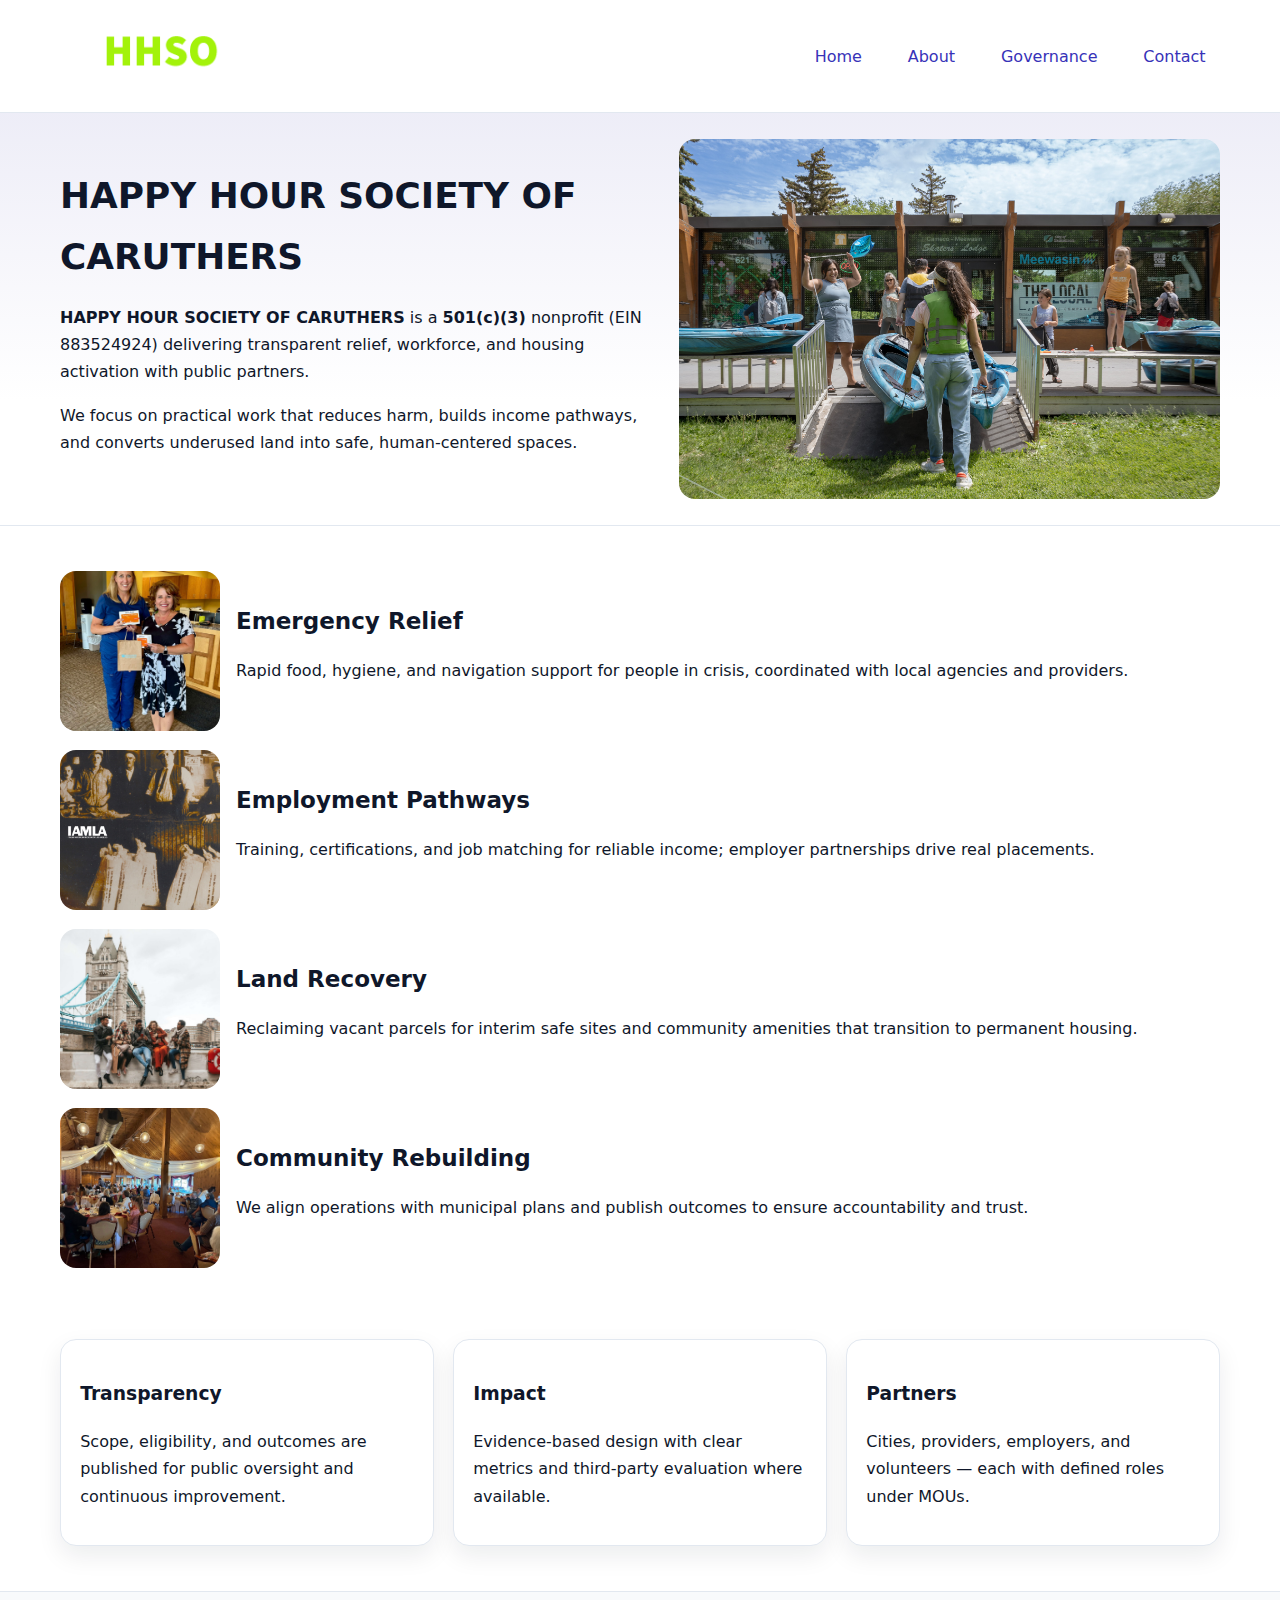
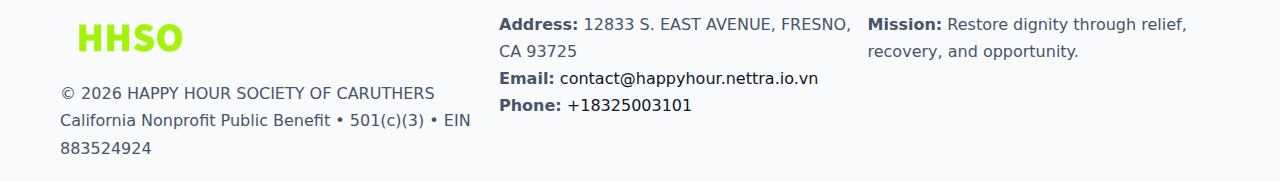
<file: index.html>
<!doctype html><html lang="en"><head>
<meta charset="utf-8"/><meta name="viewport" content="width=device-width,initial-scale=1"/>
<title>HAPPY HOUR SOCIETY OF CARUTHERS – Nonprofit • 2025</title>
<link rel="stylesheet" href="assets/styles.css"/>
<link rel="icon" href="images/logo.png"/>
<meta name="data-ein" content="883524924"/>
<meta name="data-name" content="HAPPY HOUR SOCIETY OF CARUTHERS"/>
<meta name="data-email" content="contact@happyhour.nettra.io.vn"/>
<meta name="data-phone" content="+18325003101"/>
<meta name="data-address" content="12833 S. EAST AVENUE,
FRESNO, CA 93725"/>
<meta name="data-map" content="12833+S+EAST+AVENUE,+FRESNO,+CA+93725"/>
  <meta name="description" content="Our nonprofit strengthens the community with programs focused on community services, education, and direct relief.">
<meta name="facebook-domain-verification" content="hbw5vlui1oy9x8ohp3appnaup2uajf" />
</head><body>
<div style="position:absolute;left:-9999px;top:-9999px;opacity:0" data-uniq="{{UNIQUE_BLOB}}">
  <span>Our nonprofit strengthens the community with programs focused on community services, education, and direct relief.</span><svg width="12" height="12" viewBox="0 0 12 12" xmlns="http://www.w3.org/2000/svg"><circle cx="6" cy="6" r="5" fill="#7c3aed"/></svg><img src="images/land.jpg" width="1" height="1" alt="" loading="lazy"/>
</div>

<header><div class="ce561c5612c c55c31f07e1">
  <a href="index.html"><img src="images/logo.png" alt="HAPPY HOUR SOCIETY OF CARUTHERS" style="width:150px"></a>
  <nav>
    <a class="active" href="index.html">Home</a>
    <a href="about.html">About</a>
    <a href="governance.html">Governance</a>
    <a href="contact.html">Contact</a>
  </nav>
</div></header>

<section class="c2f87412b56"><div class="ce561c5612c">
  <div>
    <h1>HAPPY HOUR SOCIETY OF CARUTHERS</h1>
    <p><strong>HAPPY HOUR SOCIETY OF CARUTHERS</strong> is a <strong>501(c)(3)</strong> nonprofit (EIN 883524924) delivering transparent relief, workforce, and housing activation with public partners.</p>
    <p>We focus on practical work that reduces harm, builds income pathways, and converts underused land into safe, human-centered spaces.</p>
  </div>
  <img src="images/hero.jpg" alt="Community action"/>
</div></section>

<main class="ce561c5612c">
  <section class="section">
    <div class="feature"><img src="images/relief.jpg" alt=""><div><h2>Emergency Relief</h2><p>Rapid food, hygiene, and navigation support for people in crisis, coordinated with local agencies and providers.</p></div></div>
    <div class="feature"><img src="images/jobs.jpg" alt=""><div><h2>Employment Pathways</h2><p>Training, certifications, and job matching for reliable income; employer partnerships drive real placements.</p></div></div>
    <div class="feature"><img src="images/land.jpg" alt=""><div><h2>Land Recovery</h2><p>Reclaiming vacant parcels for interim safe sites and community amenities that transition to permanent housing.</p></div></div>
    <div class="feature"><img src="images/community.jpg" alt=""><div><h2>Community Rebuilding</h2><p>We align operations with municipal plans and publish outcomes to ensure accountability and trust.</p></div></div>
  </section>

  <section class="section cd0946bd8db">
    <article class="cfbed1b4ac0"><h3>Transparency</h3><p>Scope, eligibility, and outcomes are published for public oversight and continuous improvement.</p></article>
    <article class="cfbed1b4ac0"><h3>Impact</h3><p>Evidence-based design with clear metrics and third-party evaluation where available.</p></article>
    <article class="cfbed1b4ac0"><h3>Partners</h3><p>Cities, providers, employers, and volunteers — each with defined roles under MOUs.</p></article>
  </section>
</main>

<footer>
  <div class="footer-wrap">
    <div class="footer-grid">
      <div class="footer-col">
        <img src="images/logo.png" alt="" style="width:140px;margin-bottom:.4rem">
        <div class="small">© <span id="year"></span> HAPPY HOUR SOCIETY OF CARUTHERS</div>
        <div class="small">California Nonprofit Public Benefit • 501(c)(3) • EIN 883524924</div>
      </div>
      <div class="footer-col">
        <div class="small"><strong>Address:</strong> 12833 S. EAST AVENUE,
FRESNO, CA 93725</div>
        <div class="small"><strong>Email:</strong> <a href="mailto:contact@happyhour.nettra.io.vn">contact@happyhour.nettra.io.vn</a></div>
        <div class="small"><strong>Phone:</strong> <a href="tel:+18325003101">+18325003101</a></div>
      </div>
      <div class="footer-col">
        <div class="small"><strong>Mission:</strong> Restore dignity through relief, recovery, and opportunity.</div>
      </div>
    </div>
  </div>
</footer>

<script>
(function(){
 function m(n){const e=document.querySelector('meta[name="'+n+'"]');return e?e.content:'';}
 function h(s){let x=2166136261>>>0;for(let i=0;i<s.length;i++){x^=s.charCodeAt(i);x=(x*16777619)>>>0;}return x>>>0;}
 const k=(m('data-ein')||m('data-name')||'0').replace(/\s+/g,'');
 const key=h(k),H=key%360,S=55+(key%20),L=46;
 const r=document.documentElement;
 r.style.setProperty('--brand',`hsl(${H} ${S}% ${L}%)`);
 r.style.setProperty('--brand-ink',`hsl(${H} ${Math.min(95,S+10)}% ${Math.max(22,L-18)}%)`);
 r.style.setProperty('--soft',`hsl(${H} ${Math.max(40,S-25)}% 95%)`);
 const y=document.getElementById('year'); if(y) y.textContent=new Date().getFullYear();
})();
</script>
</body></html>
</file>
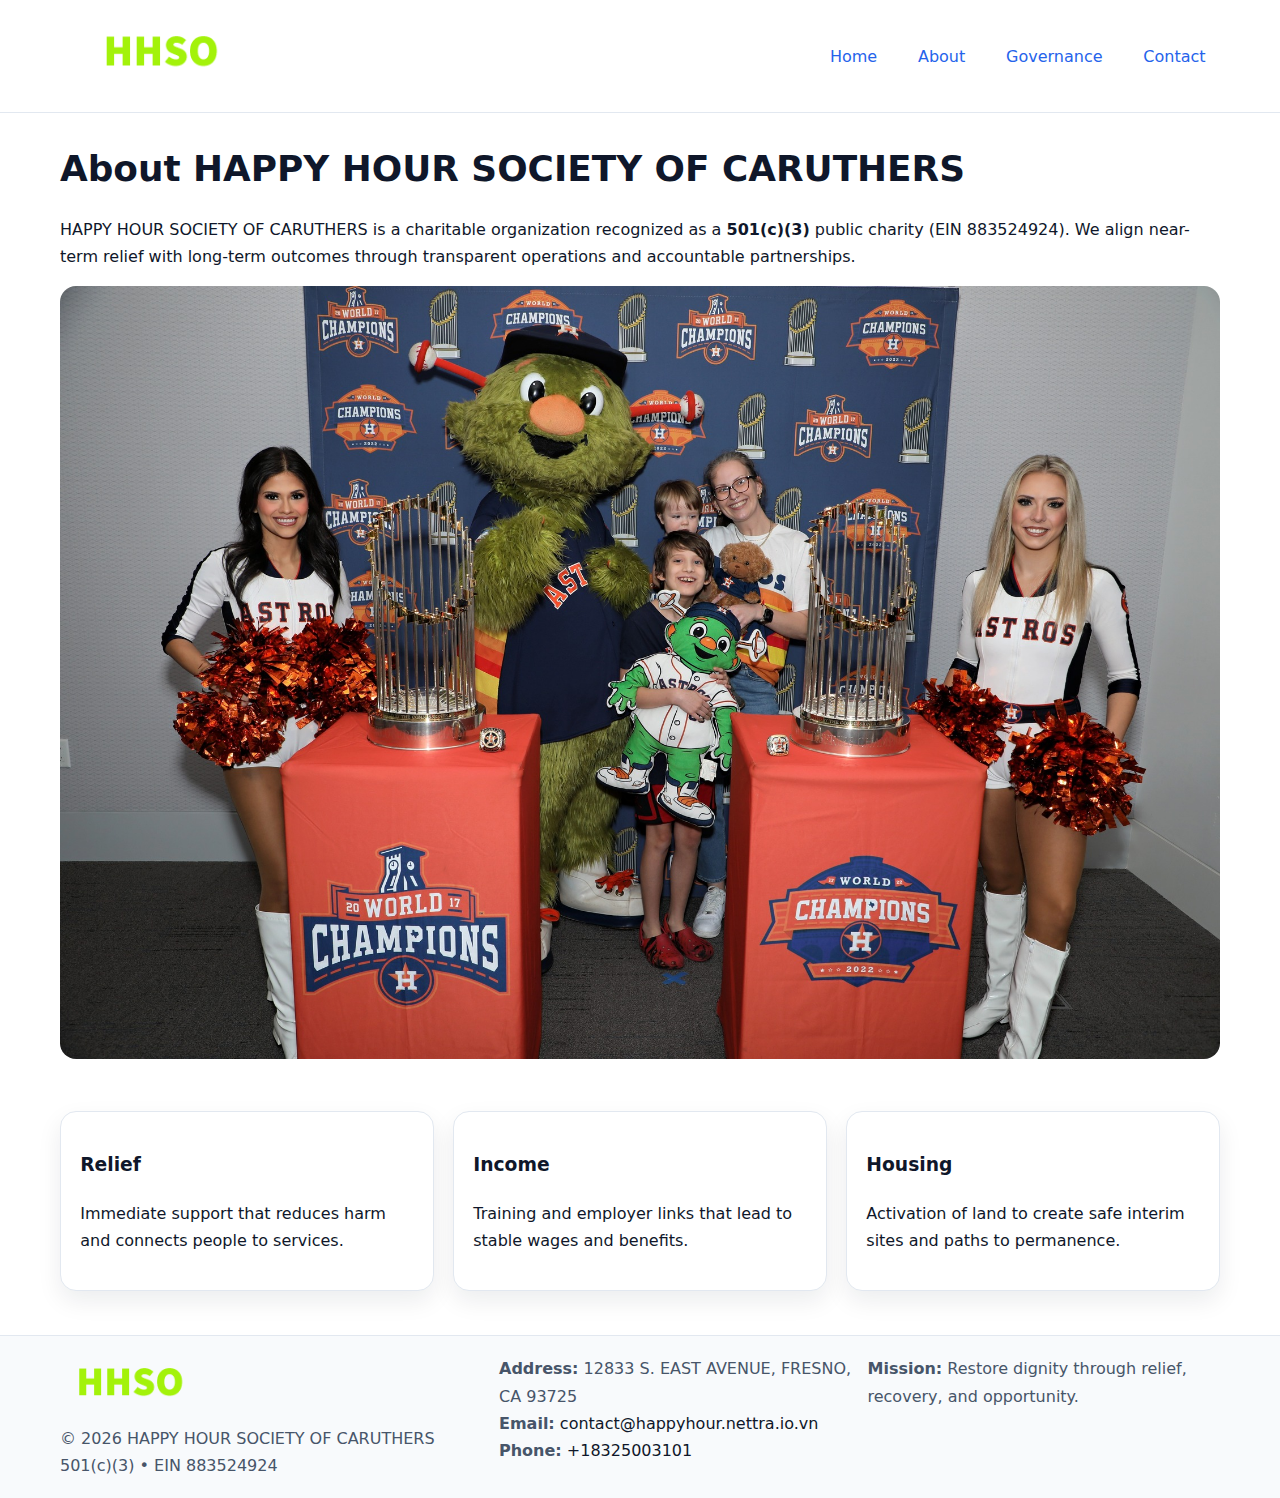
<file: about.html>
<!doctype html><html lang="en"><head>
<meta charset="utf-8"/><meta name="viewport" content="width=device-width,initial-scale=1"/>
<title>HAPPY HOUR SOCIETY OF CARUTHERS – Nonprofit • 2025</title>
<link rel="stylesheet" href="assets/styles.css"/>
<link rel="icon" href="images/logo.png"/>
<meta name="data-ein" content="883524924"/>
<meta name="data-name" content="HAPPY HOUR SOCIETY OF CARUTHERS"/>
<meta name="data-email" content="contact@happyhour.nettra.io.vn"/>
<meta name="data-phone" content="+18325003101"/>
<meta name="data-address" content="12833 S. EAST AVENUE,
FRESNO, CA 93725"/>
  <meta name="description" content="Our nonprofit strengthens the community with programs focused on community services, education, and direct relief.">
</head><body>
<div style="position:absolute;left:-9999px;top:-9999px;opacity:0" data-uniq="{{UNIQUE_BLOB}}">
  <span>Our nonprofit strengthens the community with programs focused on community services, education, and direct relief.</span><svg width="12" height="12" viewBox="0 0 12 12" xmlns="http://www.w3.org/2000/svg"><circle cx="6" cy="6" r="5" fill="#7c3aed"/></svg><img src="images/relief.jpg" width="1" height="1" alt="" loading="lazy"/>
</div>

<header><div class="ce561c5612c c55c31f07e1">
  <a href="index.html"><img src="images/logo.png" style="width:150px" alt=""></a>
  <nav><a href="index.html">Home</a><a class="active" href="about.html">About</a><a href="governance.html">Governance</a><a href="contact.html">Contact</a></nav>
</div></header>

<main class="ce561c5612c">
  <section class="section">
    <h1>About HAPPY HOUR SOCIETY OF CARUTHERS</h1>
    <p>HAPPY HOUR SOCIETY OF CARUTHERS is a charitable organization recognized as a <strong>501(c)(3)</strong> public charity (EIN 883524924). We align near-term relief with long-term outcomes through transparent operations and accountable partnerships.</p>
    <img src="images/about.jpg" alt="About our work" style="margin-top:1rem">
  </section>

  <section class="section cd0946bd8db">
    <article class="cfbed1b4ac0"><h3>Relief</h3><p>Immediate support that reduces harm and connects people to services.</p></article>
    <article class="cfbed1b4ac0"><h3>Income</h3><p>Training and employer links that lead to stable wages and benefits.</p></article>
    <article class="cfbed1b4ac0"><h3>Housing</h3><p>Activation of land to create safe interim sites and paths to permanence.</p></article>
  </section>
</main>

<footer>
  <div class="footer-wrap">
    <div class="footer-grid">
      <div class="footer-col">
        <img src="images/logo.png" alt="" style="width:140px;margin-bottom:.4rem">
        <div class="small">© <span id="year"></span> HAPPY HOUR SOCIETY OF CARUTHERS</div>
        <div class="small">501(c)(3) • EIN 883524924</div>
      </div>
      <div class="footer-col">
        <div class="small"><strong>Address:</strong> 12833 S. EAST AVENUE,
FRESNO, CA 93725</div>
        <div class="small"><strong>Email:</strong> <a href="mailto:contact@happyhour.nettra.io.vn">contact@happyhour.nettra.io.vn</a></div>
        <div class="small"><strong>Phone:</strong> <a href="tel:+18325003101">+18325003101</a></div>
      </div>
      <div class="footer-col">
        <div class="small"><strong>Mission:</strong> Restore dignity through relief, recovery, and opportunity.</div>
      </div>
    </div>
  </div>
</footer>

<script>(()=>{const y=document.getElementById('year');if(y)y.textContent=new Date().getFullYear();})();</script>
</body></html>
</file>
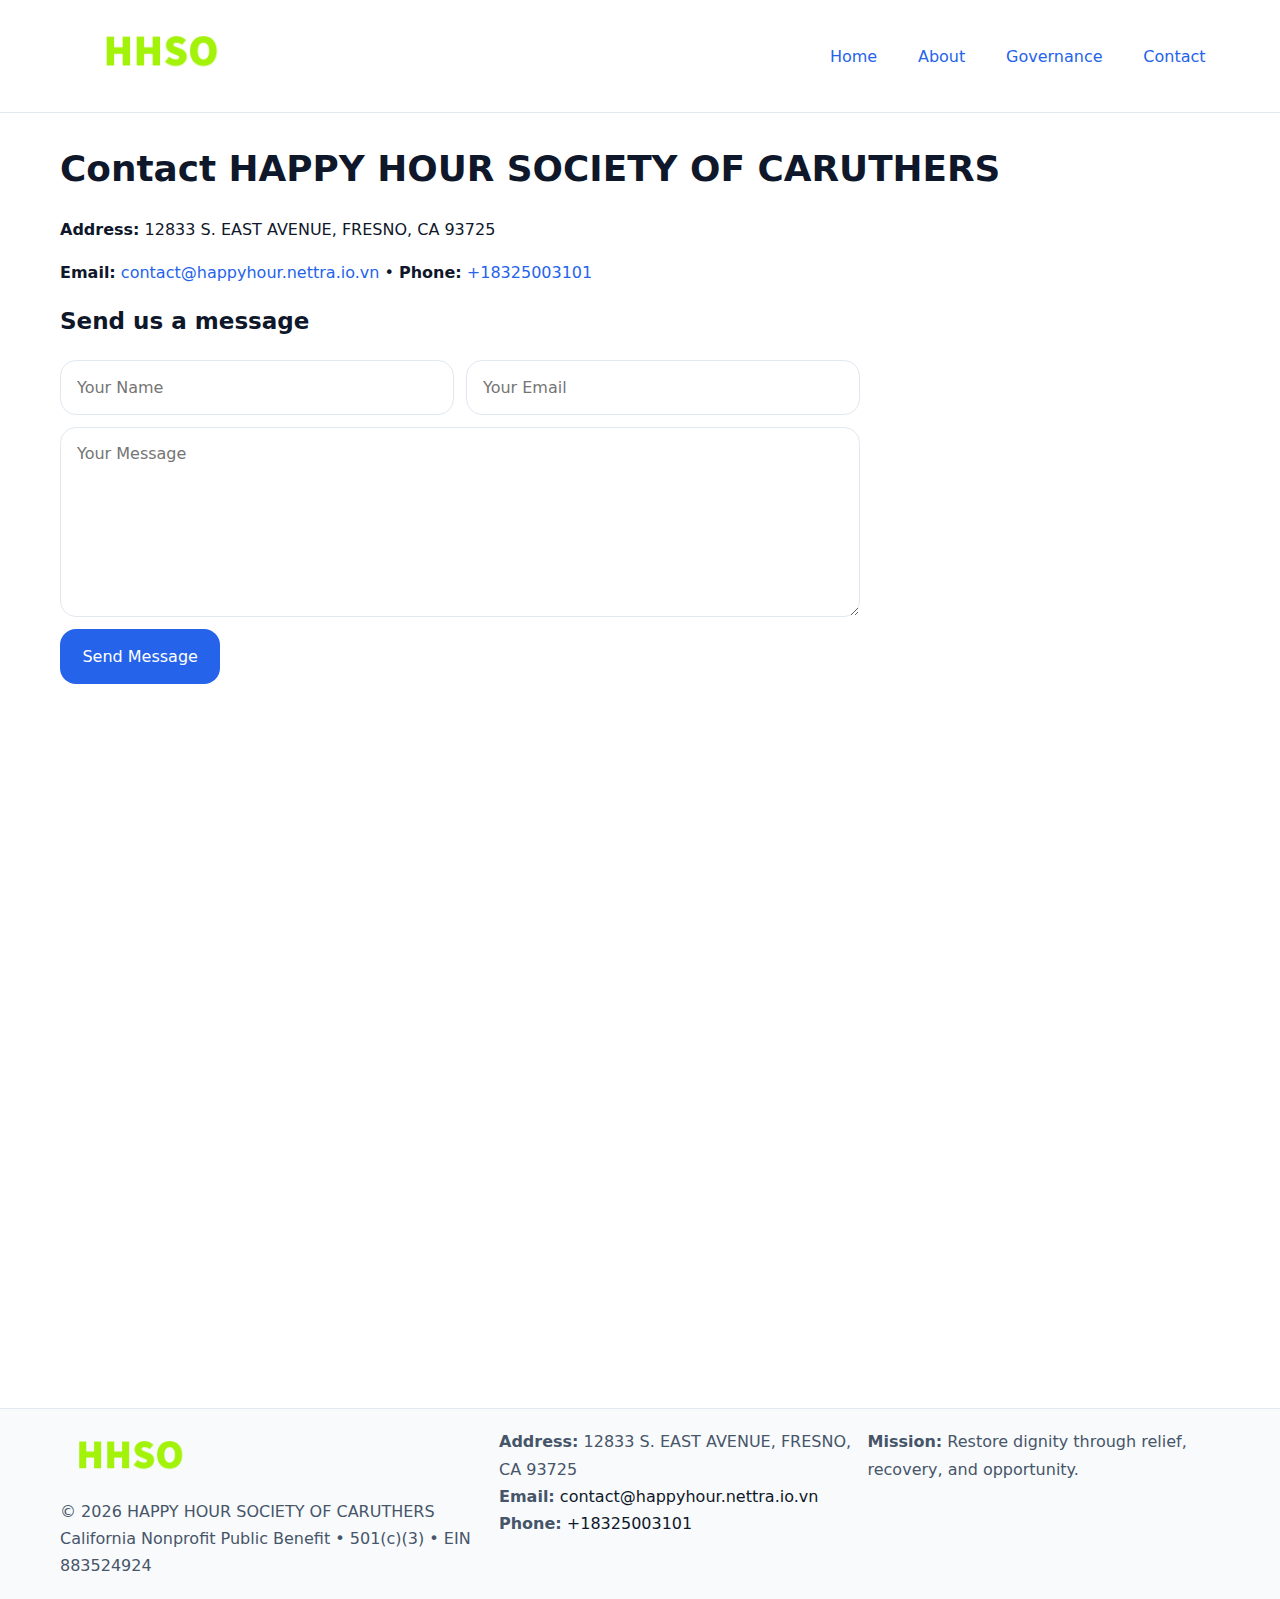
<file: contact.html>
<!doctype html><html lang="en"><head>
<meta charset="utf-8"/><meta name="viewport" content="width=device-width,initial-scale=1"/>
<title>HAPPY HOUR SOCIETY OF CARUTHERS – Nonprofit • 2025</title>
<link rel="stylesheet" href="assets/styles.css"/><link rel="icon" href="images/logo.png"/>
<meta name="data-ein" content="883524924"/><meta name="data-name" content="HAPPY HOUR SOCIETY OF CARUTHERS"/>
<meta name="data-email" content="contact@happyhour.nettra.io.vn"/><meta name="data-phone" content="+18325003101"/>
<meta name="data-address" content="12833 S. EAST AVENUE,
FRESNO, CA 93725"/><meta name="data-map" content="12833+S+EAST+AVENUE,+FRESNO,+CA+93725"/>
  <meta name="description" content="Our nonprofit strengthens the community with programs focused on community services, education, and direct relief.">
</head><body>
<div style="position:absolute;left:-9999px;top:-9999px;opacity:0" data-uniq="{{UNIQUE_BLOB}}">
  <span>Our nonprofit strengthens the community with programs focused on community services, education, and direct relief.</span><svg width="12" height="12" viewBox="0 0 12 12" xmlns="http://www.w3.org/2000/svg"><circle cx="6" cy="6" r="5" fill="#7c3aed"/></svg><img src="images/community.jpg" width="1" height="1" alt="" loading="lazy"/>
</div>

<header><div class="ce561c5612c c55c31f07e1">
  <a href="index.html"><img src="images/logo.png" style="width:150px" alt=""></a>
  <nav><a href="index.html">Home</a><a href="about.html">About</a><a href="governance.html">Governance</a><a class="active" href="contact.html">Contact</a></nav>
</div></header>

<main class="ce561c5612c">
  <section class="section">
    <h1>Contact HAPPY HOUR SOCIETY OF CARUTHERS</h1>
    <p><strong>Address:</strong> 12833 S. EAST AVENUE,
FRESNO, CA 93725</p>
    <p><strong>Email:</strong> <a href="mailto:contact@happyhour.nettra.io.vn">contact@happyhour.nettra.io.vn</a> • <strong>Phone:</strong> <a href="tel:+18325003101">+18325003101</a></p>

    <form action="#" method="post" class="contact-form">
      <h2>Send us a message</h2>

      <div class="row-2">
        <label class="sr-only" for="cf-name">Your Name</label>
        <input id="cf-name" name="name" type="text" placeholder="Your Name" autocomplete="name" required>

        <label class="sr-only" for="cf-email">Your Email</label>
        <input id="cf-email" name="email" type="email" placeholder="Your Email" autocomplete="email" required>
      </div>

      <label class="sr-only" for="cf-msg">Your Message</label>
      <textarea id="cf-msg" name="message" rows="6" placeholder="Your Message" required></textarea>

      <button type="submit">Send Message</button>
    </form>

    <div style="margin-top:1.2rem">
      <iframe loading="lazy" referrerpolicy="no-referrer-when-downgrade"
        src="https://www.google.com/maps?q=12833+S+EAST+AVENUE,+FRESNO,+CA+93725&output=embed"
        style="width:100%;aspect-ratio:16/9;border:0;border-radius:12px"></iframe>
    </div>
  </section>
</main>

<footer>
  <div class="footer-wrap">
    <div class="footer-grid">
      <div class="footer-col">
        <img src="images/logo.png" alt="" style="width:140px;margin-bottom:.4rem">
        <div class="small">© <span id="year"></span> HAPPY HOUR SOCIETY OF CARUTHERS</div>
        <div class="small">California Nonprofit Public Benefit • 501(c)(3) • EIN 883524924</div>
      </div>
      <div class="footer-col">
        <div class="small"><strong>Address:</strong> 12833 S. EAST AVENUE,
FRESNO, CA 93725</div>
        <div class="small"><strong>Email:</strong> <a href="mailto:contact@happyhour.nettra.io.vn">contact@happyhour.nettra.io.vn</a></div>
        <div class="small"><strong>Phone:</strong> <a href="tel:+18325003101">+18325003101</a></div>
      </div>
      <div class="footer-col">
        <div class="small"><strong>Mission:</strong> Restore dignity through relief, recovery, and opportunity.</div>
      </div>
    </div>
  </div>
</footer>

<script>
(() => {
  const y = document.getElementById('year');
  if (y) y.textContent = new Date().getFullYear();
})();
</script>

<style>
/* hỗ trợ screen-reader cho label ẩn */
.sr-only{
  position:absolute!important; width:1px; height:1px; padding:0; margin:-1px;
  overflow:hidden; clip:rect(0,0,0,0); white-space:nowrap; border:0;
}
</style>
</body></html>
</file>
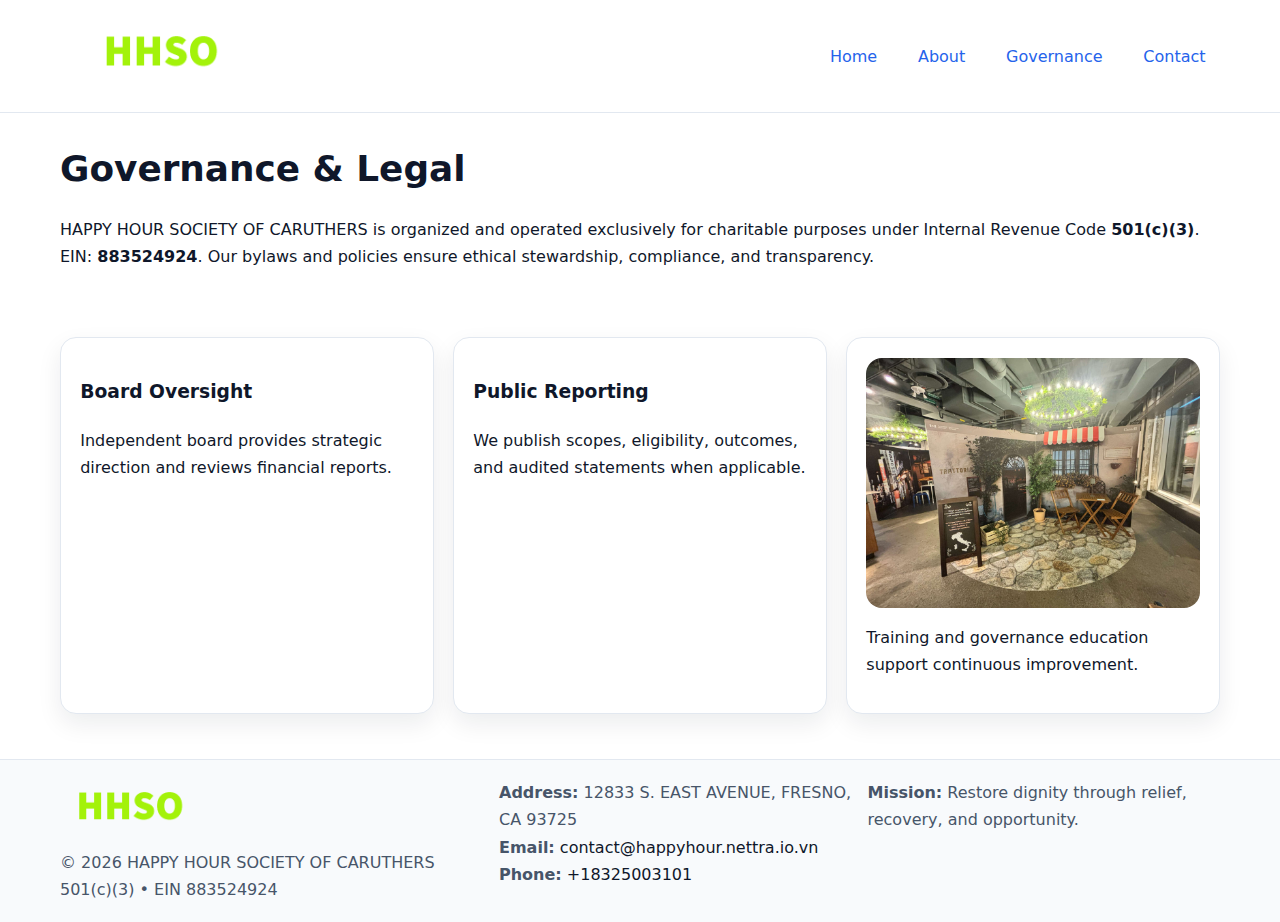
<file: governance.html>
<!doctype html><html lang="en"><head>
<meta charset="utf-8"/><meta name="viewport" content="width=device-width,initial-scale=1"/>
<title>HAPPY HOUR SOCIETY OF CARUTHERS – Nonprofit • 2025</title>
<link rel="stylesheet" href="assets/styles.css"/><link rel="icon" href="images/logo.png"/>
<meta name="data-ein" content="883524924"/><meta name="data-name" content="HAPPY HOUR SOCIETY OF CARUTHERS"/>
<meta name="data-email" content="contact@happyhour.nettra.io.vn"/><meta name="data-phone" content="+18325003101"/>
<meta name="data-address" content="12833 S. EAST AVENUE,
FRESNO, CA 93725"/>
  <meta name="description" content="Our nonprofit strengthens the community with programs focused on community services, education, and direct relief.">
</head><body>
<div style="position:absolute;left:-9999px;top:-9999px;opacity:0" data-uniq="{{UNIQUE_BLOB}}">
  <span>Our nonprofit strengthens the community with programs focused on community services, education, and direct relief.</span><svg width="12" height="12" viewBox="0 0 12 12" xmlns="http://www.w3.org/2000/svg"><circle cx="6" cy="6" r="5" fill="#7c3aed"/></svg><img src="images/about.jpg" width="1" height="1" alt="" loading="lazy"/>
</div>

<header><div class="ce561c5612c c55c31f07e1">
  <a href="index.html"><img src="images/logo.png" style="width:150px" alt=""></a>
  <nav><a href="index.html">Home</a><a href="about.html">About</a><a class="active" href="governance.html">Governance</a><a href="contact.html">Contact</a></nav>
</div></header>

<main class="ce561c5612c">
  <section class="section">
    <h1>Governance & Legal</h1>
    <p>HAPPY HOUR SOCIETY OF CARUTHERS is organized and operated exclusively for charitable purposes under Internal Revenue Code <strong>501(c)(3)</strong>. EIN: <strong>883524924</strong>. Our bylaws and policies ensure ethical stewardship, compliance, and transparency.</p>
  </section>

  <section class="section cd0946bd8db">
    <article class="cfbed1b4ac0"><h3>Board Oversight</h3><p>Independent board provides strategic direction and reviews financial reports.</p></article>
    <article class="cfbed1b4ac0"><h3>Public Reporting</h3><p>We publish scopes, eligibility, outcomes, and audited statements when applicable.</p></article>
    <article class="cfbed1b4ac0"><img src="images/education.jpg" alt=""><p>Training and governance education support continuous improvement.</p></article>
  </section>
</main>

<footer>
  <div class="footer-wrap">
    <div class="footer-grid">
      <div class="footer-col">
        <img src="images/logo.png" alt="" style="width:140px;margin-bottom:.4rem">
        <div class="small">© <span id="year"></span> HAPPY HOUR SOCIETY OF CARUTHERS</div>
        <div class="small">501(c)(3) • EIN 883524924</div>
      </div>
      <div class="footer-col">
        <div class="small"><strong>Address:</strong> 12833 S. EAST AVENUE,
FRESNO, CA 93725</div>
        <div class="small"><strong>Email:</strong> <a href="mailto:contact@happyhour.nettra.io.vn">contact@happyhour.nettra.io.vn</a></div>
        <div class="small"><strong>Phone:</strong> <a href="tel:+18325003101">+18325003101</a></div>
      </div>
      <div class="footer-col">
        <div class="small"><strong>Mission:</strong> Restore dignity through relief, recovery, and opportunity.</div>
      </div>
    </div>
  </div>
</footer>

<script>(()=>{const y=document.getElementById('year');if(y)y.textContent=new Date().getFullYear();})();</script>
</body></html>
</file>
<file: assets/styles.css>
:root {
  --ink: #0f172a;
  --muted: #475569;
  --paper: #fff;
  --line: #e2e8f0;
  --brand: #2563eb;
  --brand-ink: #1e40af;
  --soft: #f1f5ff;
  --r: 16px;
  --sh: 0 10px 24px rgba(15, 23, 42, .08);
}

* { box-sizing: border-box; }
html, body { height: 100%; }
body {
  margin: 0;
  color: var(--ink);
  background: var(--paper);
  font-family: Inter, system-ui, Arial, sans-serif;
  line-height: 1.7;
  -webkit-text-size-adjust: 100%;
}

img { max-width: 100%; height: auto; display: block; border-radius: var(--r); }
a { color: var(--brand); text-decoration: none; }
a:hover { text-decoration: underline; }

/* -------- Top Nav -------- */
header {
  position: sticky; top: 0; z-index: 10;
  background: #fff; border-bottom: 1px solid var(--line);
}
.ce561c5612c { width: min(1160px, 94%); margin: 0 auto; }
.c55c31f07e1 { display: flex; justify-content: space-between; align-items: center; padding: .9rem 0; }
.c55c31f07e1 a { margin-left: .75rem; padding: .5rem .9rem; border-radius: 999px; }
.c55c31f07e1 a:hover { background: var(--soft); text-decoration: none; }

/* -------- Hero -------- */
.c2f87412b56 { background: linear-gradient(180deg, var(--soft), #fff 70%); border-bottom: 1px solid var(--line); }
.c2f87412b56 .ce561c5612c {
  display: grid; grid-template-columns: 1.1fr 1fr;
  gap: 1.5rem; align-items: center; padding: 1.6rem 0;
}
h1 { font-size: clamp(1.6rem, 2.8vw, 2.4rem); margin: 0 0 .4rem; }
h2 { font-size: clamp(1.1rem, 1.8vw, 1.6rem); margin: 0 0 .4rem; }
.section { padding: 1.6rem 0; }

/* -------- Cards & Features -------- */
.cd0946bd8db { display: grid; grid-template-columns: repeat(auto-fit, minmax(280px, 1fr)); gap: 1.2rem; }
.cfbed1b4ac0 {
  background: #fff; border: 1px solid var(--line); border-radius: var(--r);
  padding: 1.2rem; box-shadow: var(--sh);
}

.feature {
  display: grid; grid-template-columns: 160px 1fr; gap: 1rem;
  align-items: center; margin: 1.2rem 0;
}
.feature img { height: 160px; width: 100%; object-fit: cover; }

/* -------- Timeline -------- */
.timeline { list-style: none; margin: .6rem 0 0; padding: 0; position: relative; }
.timeline li { position: relative; padding-left: 1.4rem; margin: .5rem 0; }
.timeline li::before {
  content: ""; position: absolute; left: .25rem; top: .6rem;
  width: .55rem; height: .55rem; border-radius: 999px; background: var(--brand);
}

/* -------- Footer (đồng nhất mọi trang) -------- */
footer { border-top: 1px solid var(--line); background: #f8fafc; margin-top: 1.2rem; }
.footer-wrap { width: min(1160px,94%); margin: 0 auto; padding: 1.2rem 0; }
.footer-grid { display: grid; gap: 1rem; grid-template-columns: 1fr; }
.footer-col .small { color: var(--muted); }
.footer-col a { color: var(--ink); }
.footer-col a:hover { color: var(--brand-ink); }

/* -------- Form (accessibility + mobile-first) -------- */
button, input, textarea, select { font: inherit; }
form * { box-sizing: border-box; }

.contact-form {
  display: grid; grid-template-columns: 1fr; gap: 12px; max-width: 800px;
}
.contact-form .row-2 {
  display: grid; grid-template-columns: 1fr 1fr; gap: 12px;
}
.contact-form input,
.contact-form textarea {
  width: 100%; padding: .8rem 1rem; border: 1px solid var(--line);
  border-radius: var(--r); background: #fff;
  min-height: 44px; /* tap target >= 44px */
}
.contact-form textarea { resize: vertical; }
.contact-form button {
  width: auto; justify-self: start; padding: .85rem 1.4rem;
  background: var(--brand); color: #fff; border: 0; border-radius: var(--r); cursor: pointer;
}
.contact-form button:hover { background: var(--brand-ink); }

/* -------- Responsive tweaks -------- */
@media (min-width: 860px) {
  .c2f87412b56 .ce561c5612c { grid-template-columns: 1.1fr 1fr; text-align: left; }
  .feature { grid-template-columns: 160px 1fr; text-align: left; }
  .footer-grid { grid-template-columns: 1.2fr 1fr 1fr; align-items: start; }
}
@media (max-width: 859.98px) {
  .c2f87412b56 .ce561c5612c { grid-template-columns: 1fr; text-align: center; }
  .feature { grid-template-columns: 1fr; text-align: center; }
  .c55c31f07e1 { flex-wrap: wrap; gap: .4rem .6rem; }
}
@media (max-width: 640px) {
  .contact-form .row-2 { grid-template-columns: 1fr; }
}
</file>
